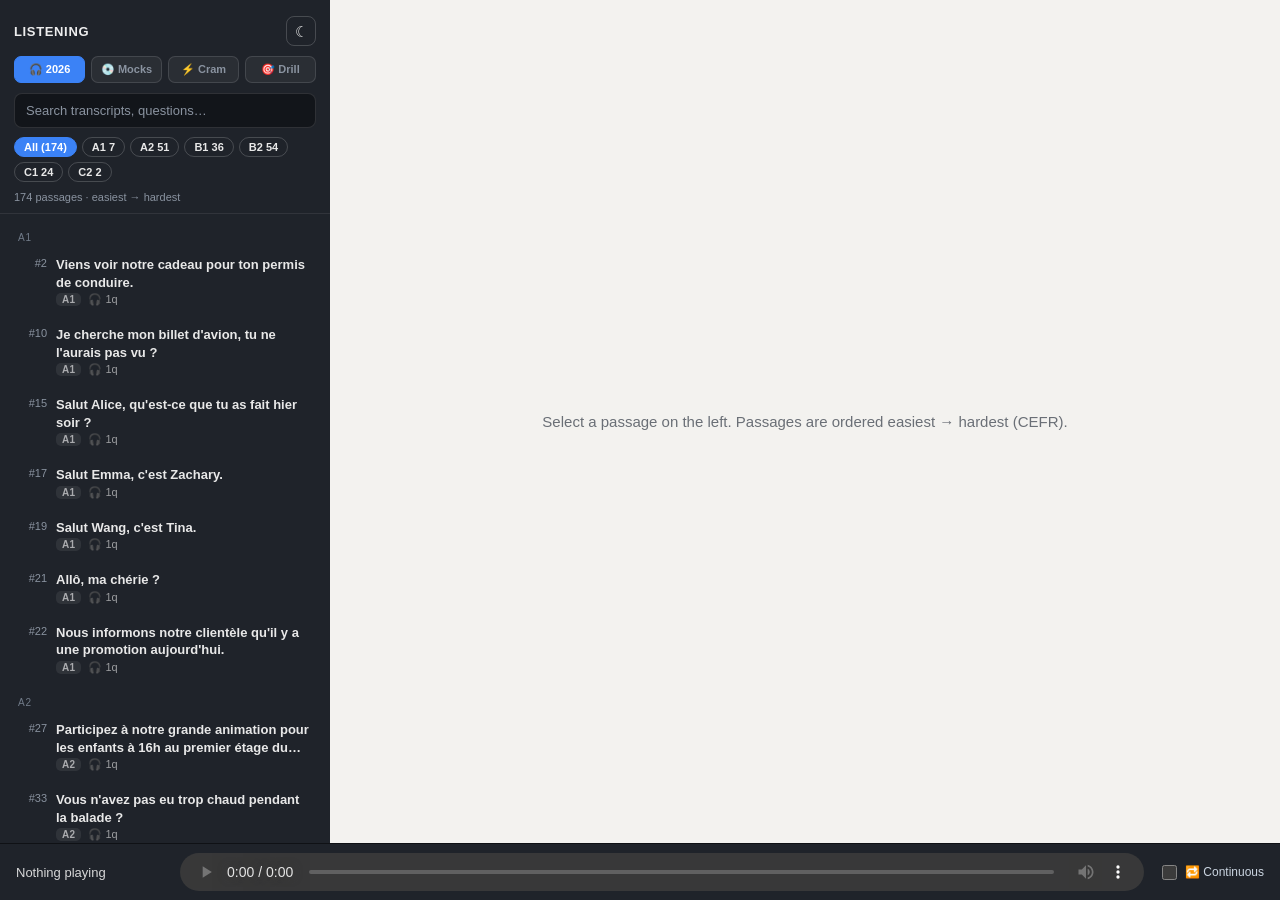
<file: index.html>
<!DOCTYPE html>
<html lang="en">
<head>
<meta charset="utf-8">
<meta name="viewport" content="width=device-width, initial-scale=1, viewport-fit=cover">
<title>Listening — ranked (FR / EN)</title>
<meta name="robots" content="noindex, nofollow">
<meta name="googlebot" content="noindex, nofollow">
<script>/* apply saved theme before paint */
  (function(){var t=localStorage.getItem('theme'); if(t) document.documentElement.setAttribute('data-theme', t);})();
</script>
<link rel="stylesheet" href="style.css?v=8">
<link rel="manifest" href="manifest.webmanifest">
<meta name="theme-color" content="#1f232a">
<link rel="apple-touch-icon" href="icons/icon-192.png">
<meta name="apple-mobile-web-app-capable" content="yes">
<meta name="mobile-web-app-capable" content="yes">
<meta name="apple-mobile-web-app-status-bar-style" content="black-translucent">
<meta name="apple-mobile-web-app-title" content="Listening">
</head>
<body>
<div id="app">
  <aside id="sidebar">
    <div class="side-head">
      <div class="side-top">
        <h1>Listening</h1>
        <button id="theme-toggle" class="theme-toggle" title="Toggle dark mode" aria-label="Toggle dark mode">☾</button>
      </div>
      <div class="modenav">
        <a class="modetab active" href="index.html">🎧 2026</a>
        <a class="modetab" href="exams.html">💿 Mocks</a>
        <a class="modetab" href="cram.html">⚡ Cram</a>
        <a class="modetab" href="drill.html">🎯 Drill</a>
      </div>
      <input id="search" type="search" placeholder="Search transcripts, questions…" autocomplete="off">
      <div id="filters" class="filters"></div>
      <div id="count" class="count"></div>
    </div>
    <nav id="list"></nav>
  </aside>
  <main id="reader">
    <div id="empty" class="empty">Select a passage on the left. Passages are ordered easiest → hardest (CEFR).</div>
    <article id="entry" hidden>
      <div class="entry-head">
        <button id="back" class="back-btn" type="button">‹ Passages</button>
        <div class="entry-titlebar">
          <h2 id="entry-title"></h2>
          <button id="drill-toggle" class="drill-toggle" type="button" title="Hide transcript & translations; answer from the audio, then reveal">🎯 Drill</button>
        </div>
        <div id="entry-meta" class="entry-meta"></div>
        <div id="entry-note" class="entry-note"></div>
        <div id="hl-bar" class="hl-bar">
          <span id="hl-count" class="hl-count">No highlights yet</span>
          <span class="hl-spacer"></span>
          <button id="hl-csv" class="hl-btn" title="Export highlighted words/phrases as CSV (study list)" disabled>⤓ CSV</button>
          <button id="hl-txt" class="hl-btn" title="Export as text" disabled>⤓ TXT</button>
          <button id="hl-backup" class="hl-btn" title="Download a lossless backup of ALL highlights (JSON)" disabled>⤓ Backup</button>
          <button id="hl-restore" class="hl-btn" title="Restore highlights from a backup (.json) or CSV export">⤒ Restore</button>
          <input id="hl-file" type="file" accept=".json,.csv,application/json,text/csv" hidden>
          <button id="hl-clear" class="hl-btn" title="Remove all highlights" disabled>Clear</button>
        </div>
      </div>
      <div class="seg-head"><div>Français <span class="hl-hint">· tap a word to highlight · tap again to remove · drag to select a phrase</span></div><div>English</div></div>
      <div id="segs"></div>
      <div id="questions"></div>
    </article>
  </main>
</div>
<footer id="bar">
  <div class="np"><span id="np-title">Nothing playing</span></div>
  <audio id="player" controls preload="none" playsinline></audio>
  <label class="cont" title="Auto-play passages back-to-back in difficulty order">
    <input type="checkbox" id="continuous"> 🔁 Continuous
  </label>
</footer>
<script>window.MODE = 'ranked';</script>
<script src="data.js?v=2"></script>
<script src="dupes.js?v=1"></script>
<script src="app.js?v=6"></script>
<script>
  if ('serviceWorker' in navigator) {
    window.addEventListener('load', function () {
      navigator.serviceWorker.register('sw.js').catch(function () {});
    });
  }
</script>
</body>
</html>
</file>
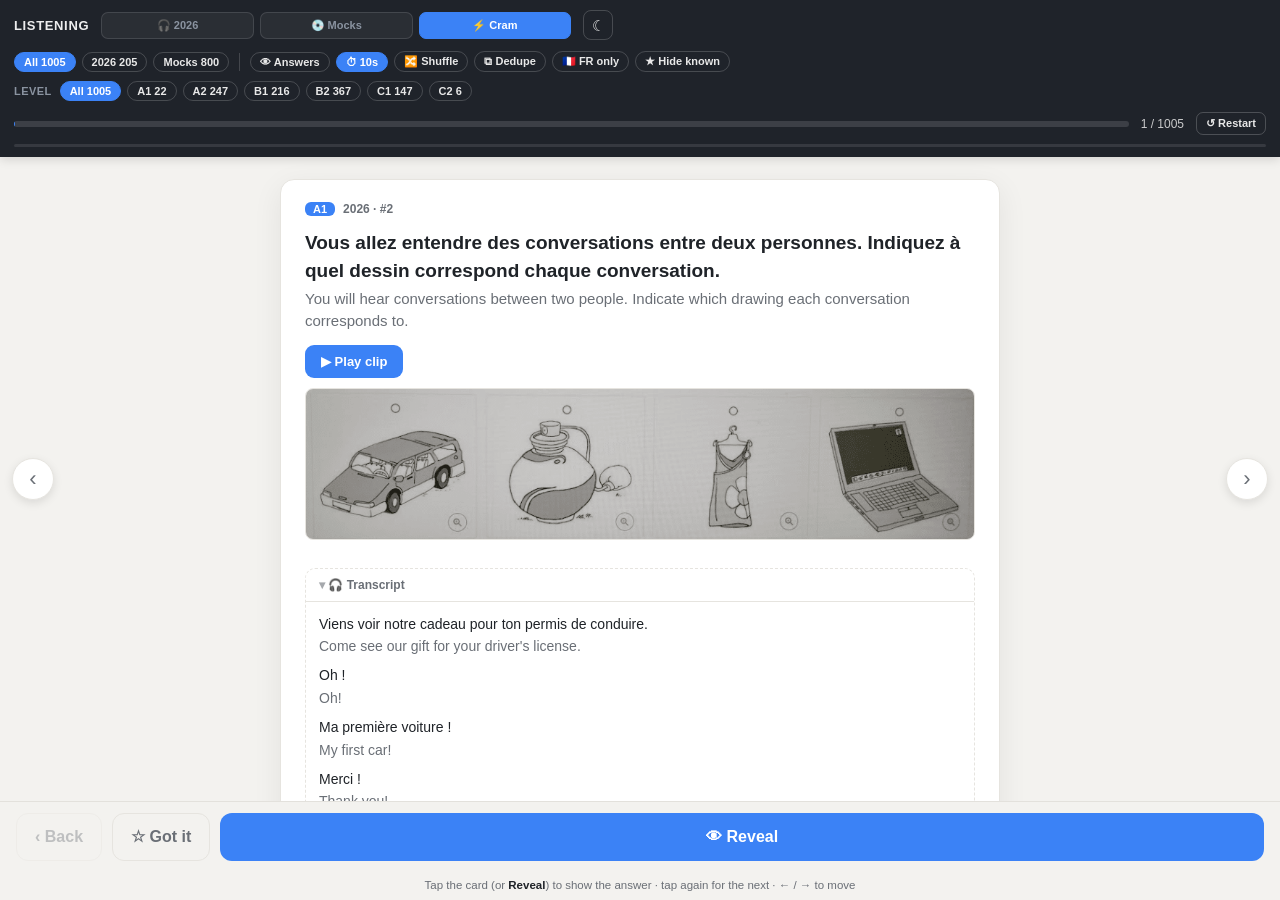
<file: cram.html>
<!DOCTYPE html>
<html lang="en">
<head>
<meta charset="utf-8">
<meta name="viewport" content="width=device-width, initial-scale=1, viewport-fit=cover">
<title>Listening — ⚡ Cram (recognition drill)</title>
<meta name="robots" content="noindex, nofollow">
<meta name="googlebot" content="noindex, nofollow">
<script>/* apply saved theme before paint */
  (function(){var t=localStorage.getItem('theme'); if(t) document.documentElement.setAttribute('data-theme', t);})();
</script>
<link rel="stylesheet" href="style.css?v=7">
<link rel="manifest" href="manifest.webmanifest">
<meta name="theme-color" content="#1f232a">
<link rel="apple-touch-icon" href="icons/icon-192.png">
<meta name="apple-mobile-web-app-capable" content="yes">
<meta name="mobile-web-app-capable" content="yes">
<meta name="apple-mobile-web-app-status-bar-style" content="black-translucent">
<meta name="apple-mobile-web-app-title" content="Cram">
</head>
<body class="cram-body">
<div id="cram">
  <header class="cram-bar">
    <div class="cram-bar-top">
      <h1>Listening</h1>
      <div class="modenav">
        <a class="modetab" href="index.html">🎧 2026</a>
        <a class="modetab" href="exams.html">💿 Mocks</a>
        <a class="modetab active" href="cram.html">⚡ Cram</a>
      </div>
      <button id="theme-toggle" class="theme-toggle" title="Toggle dark mode" aria-label="Toggle dark mode">☾</button>
    </div>
    <div class="cram-controls" id="controls">
      <div class="cram-scope" id="scope"></div>
      <span class="cram-sep"></span>
      <button class="chip toggle" id="t-reveal" title="Show the correct answer immediately (skip the reveal tap)">👁 Answers</button>
      <button class="chip toggle" id="t-timer" title="After 10s reveal the answer, then 10s later go to the next card">⏱ 10s</button>
      <button class="chip toggle" id="t-shuffle" title="Random order — reshuffles each pass">🔀 Shuffle</button>
      <button class="chip toggle" id="t-dedupe" title="Skip questions that repeat across the 2026 course and the mock exams (keep the 2026 copy)">⧉ Dedupe</button>
      <button class="chip toggle" id="t-fr" title="Hide the English translations">🇫🇷 FR only</button>
      <button class="chip toggle" id="t-hidknown" title="Skip cards you've marked ‘Got it’">★ Hide known</button>
    </div>
    <div class="cram-cefr" id="cefr"></div>
    <div class="cram-status">
      <div class="cram-progress"><div class="cram-progress-fill" id="progress-fill"></div></div>
      <div class="cram-stat" id="stat"></div>
      <button class="cram-reset" id="reset" title="Start this set from the beginning">↺ Restart</button>
    </div>
    <div class="cram-timerbar" id="timerbar"><div class="cram-timerbar-fill" id="timerfill"></div></div>
  </header>

  <main class="cram-stage" id="stage">
    <button class="cram-arrow prev" id="prev" title="Previous (←)" aria-label="Previous">‹</button>
    <div class="cram-card-wrap" id="card-wrap"><!-- card injected here --></div>
    <button class="cram-arrow next" id="next-arrow" title="Next (→)" aria-label="Next">›</button>
  </main>

  <footer class="cram-actions">
    <button class="cram-act back" id="back" title="Previous card (←)">‹ Back</button>
    <button class="cram-act star" id="star" title="Mark as known — hide it later with ‘★ Hide known’ (K)">★ Got it</button>
    <button class="cram-act primary" id="primary">Reveal</button>
  </footer>

  <div class="cram-hint" id="hint">Tap the card (or <b>Reveal</b>) to show the answer · tap again for the next · ← / → to move</div>
</div>

<script src="data.js?v=2"></script>
<script src="dupes.js?v=1"></script>
<script src="cram.js?v=5"></script>
<script>
  if ('serviceWorker' in navigator) {
    window.addEventListener('load', function () {
      navigator.serviceWorker.register('sw.js').catch(function () {});
    });
  }
</script>
</body>
</html>
</file>
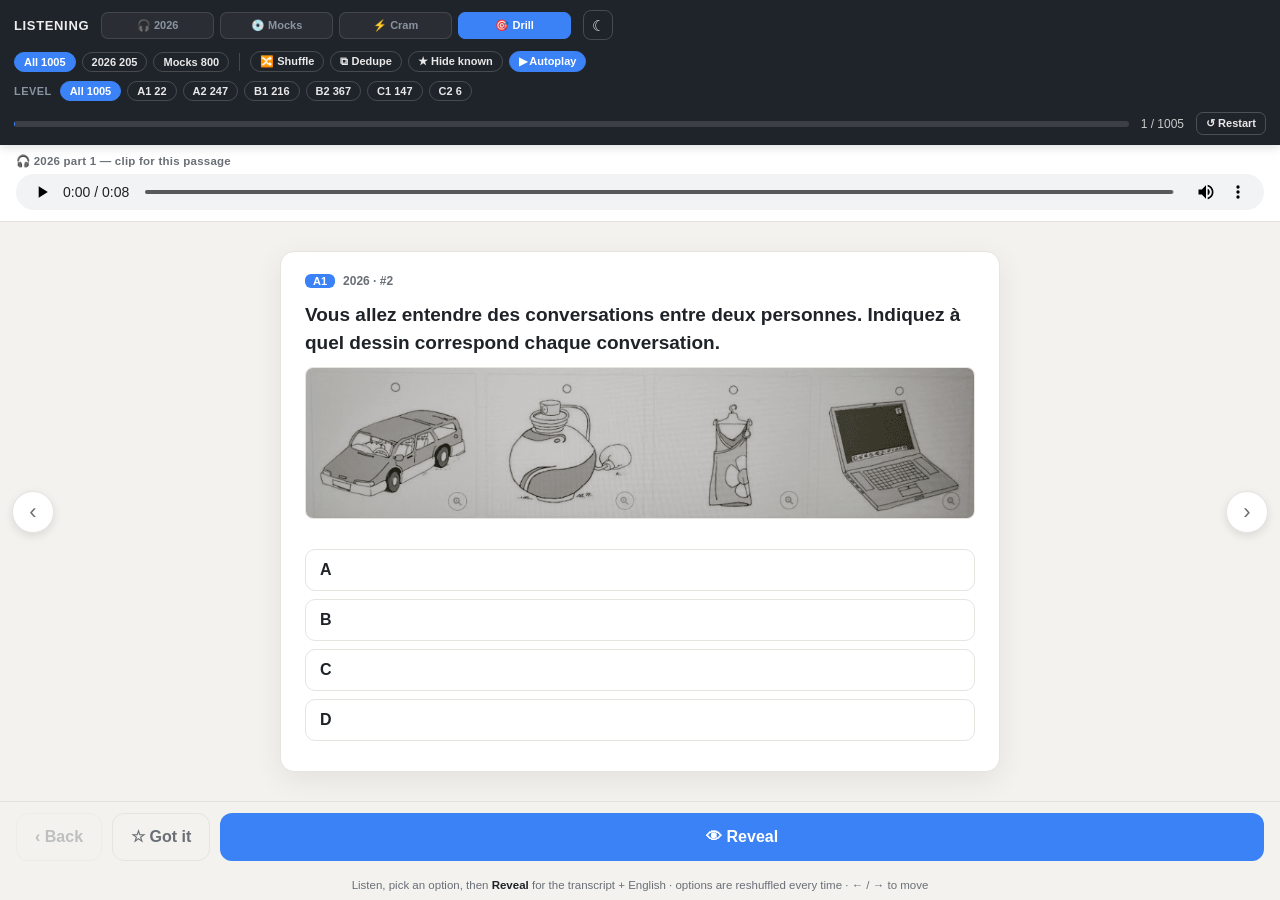
<file: drill.html>
<!DOCTYPE html>
<html lang="en">
<head>
<meta charset="utf-8">
<meta name="viewport" content="width=device-width, initial-scale=1, viewport-fit=cover">
<title>Listening — 🎯 Drill (audio → answer → reveal)</title>
<meta name="robots" content="noindex, nofollow">
<meta name="googlebot" content="noindex, nofollow">
<script>/* apply saved theme before paint */
  (function(){var t=localStorage.getItem('theme'); if(t) document.documentElement.setAttribute('data-theme', t);})();
</script>
<link rel="stylesheet" href="style.css?v=8">
<link rel="manifest" href="manifest.webmanifest">
<meta name="theme-color" content="#1f232a">
<link rel="apple-touch-icon" href="icons/icon-192.png">
<meta name="apple-mobile-web-app-capable" content="yes">
<meta name="mobile-web-app-capable" content="yes">
<meta name="apple-mobile-web-app-status-bar-style" content="black-translucent">
<meta name="apple-mobile-web-app-title" content="Drill">
</head>
<body class="cram-body">
<div id="cram">
  <header class="cram-bar">
    <div class="cram-bar-top">
      <h1>Listening</h1>
      <div class="modenav">
        <a class="modetab" href="index.html">🎧 2026</a>
        <a class="modetab" href="exams.html">💿 Mocks</a>
        <a class="modetab" href="cram.html">⚡ Cram</a>
        <a class="modetab active" href="drill.html">🎯 Drill</a>
      </div>
      <button id="theme-toggle" class="theme-toggle" title="Toggle dark mode" aria-label="Toggle dark mode">☾</button>
    </div>
    <div class="cram-controls" id="controls">
      <div class="cram-scope" id="scope"></div>
      <span class="cram-sep"></span>
      <button class="chip toggle" id="t-shuffle" title="Random card order — reshuffles each pass">🔀 Shuffle</button>
      <button class="chip toggle" id="t-dedupe" title="Skip questions that repeat across the 2026 course and the mock exams (keep the 2026 copy)">⧉ Dedupe</button>
      <button class="chip toggle" id="t-hidknown" title="Skip cards you've marked ‘Got it’">★ Hide known</button>
      <button class="chip toggle" id="t-autoplay" title="Start the recording automatically when a new one loads">▶ Autoplay</button>
    </div>
    <div class="cram-cefr" id="cefr"></div>
    <div class="cram-status">
      <div class="cram-progress"><div class="cram-progress-fill" id="progress-fill"></div></div>
      <div class="cram-stat" id="stat"></div>
      <button class="cram-reset" id="reset" title="Start this set from the beginning">↺ Restart</button>
    </div>
  </header>

  <div class="drill-audio">
    <div class="drill-audio-label" id="audio-label"></div>
    <audio id="player" controls preload="metadata" playsinline></audio>
  </div>

  <main class="cram-stage" id="stage">
    <button class="cram-arrow prev" id="prev" title="Previous (←)" aria-label="Previous">‹</button>
    <div class="cram-card-wrap" id="card-wrap"><!-- card injected here --></div>
    <button class="cram-arrow next" id="next-arrow" title="Next (→)" aria-label="Next">›</button>
  </main>

  <footer class="cram-actions">
    <button class="cram-act back" id="back" title="Previous card (←)">‹ Back</button>
    <button class="cram-act star" id="star" title="Mark as known — hide it later with ‘★ Hide known’ (K)">★ Got it</button>
    <button class="cram-act primary" id="primary">Reveal</button>
  </footer>

  <div class="cram-hint" id="hint">Listen, pick an option, then <b>Reveal</b> for the transcript + English · options are reshuffled every time · ← / → to move</div>
</div>

<script src="data.js?v=2"></script>
<script src="dupes.js?v=1"></script>
<script src="drill.js?v=1"></script>
<script>
  if ('serviceWorker' in navigator) {
    window.addEventListener('load', function () {
      navigator.serviceWorker.register('sw.js').catch(function () {});
    });
  }
</script>
</body>
</html>
</file>
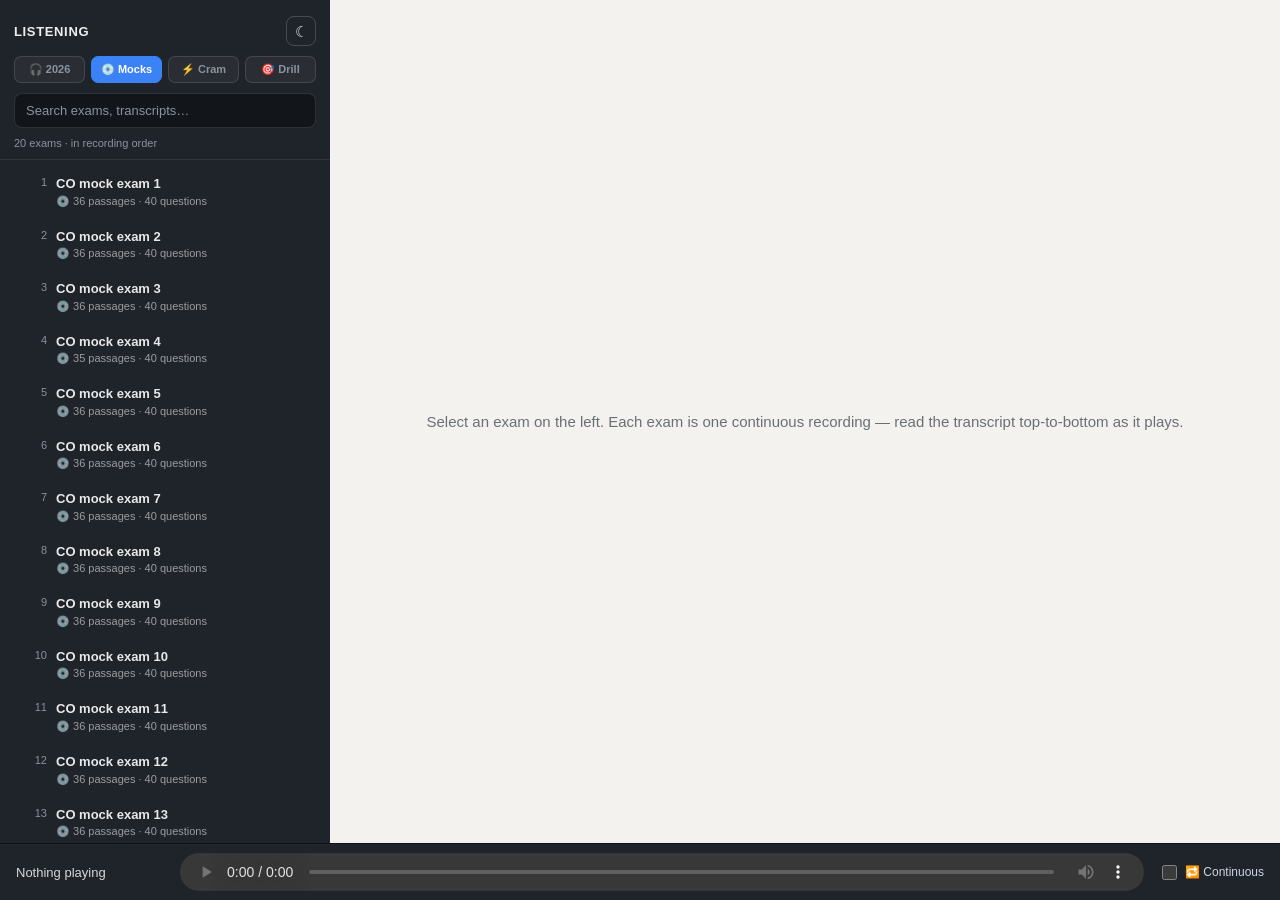
<file: exams.html>
<!DOCTYPE html>
<html lang="en">
<head>
<meta charset="utf-8">
<meta name="viewport" content="width=device-width, initial-scale=1, viewport-fit=cover">
<title>CO mock exams (FR / EN)</title>
<meta name="robots" content="noindex, nofollow">
<meta name="googlebot" content="noindex, nofollow">
<script>/* apply saved theme before paint */
  (function(){var t=localStorage.getItem('theme'); if(t) document.documentElement.setAttribute('data-theme', t);})();
</script>
<link rel="stylesheet" href="style.css?v=8">
<link rel="manifest" href="manifest.webmanifest">
<meta name="theme-color" content="#1f232a">
<link rel="apple-touch-icon" href="icons/icon-192.png">
<meta name="apple-mobile-web-app-capable" content="yes">
<meta name="mobile-web-app-capable" content="yes">
<meta name="apple-mobile-web-app-status-bar-style" content="black-translucent">
<meta name="apple-mobile-web-app-title" content="CO exams">
</head>
<body>
<div id="app">
  <aside id="sidebar">
    <div class="side-head">
      <div class="side-top">
        <h1>Listening</h1>
        <button id="theme-toggle" class="theme-toggle" title="Toggle dark mode" aria-label="Toggle dark mode">☾</button>
      </div>
      <div class="modenav">
        <a class="modetab" href="index.html">🎧 2026</a>
        <a class="modetab active" href="exams.html">💿 Mocks</a>
        <a class="modetab" href="cram.html">⚡ Cram</a>
        <a class="modetab" href="drill.html">🎯 Drill</a>
      </div>
      <input id="search" type="search" placeholder="Search exams, transcripts…" autocomplete="off">
      <div id="filters" class="filters"></div>
      <div id="count" class="count"></div>
    </div>
    <nav id="list"></nav>
  </aside>
  <main id="reader">
    <div id="empty" class="empty">Select an exam on the left. Each exam is one continuous recording — read the transcript top-to-bottom as it plays.</div>
    <article id="entry" hidden>
      <div class="entry-head">
        <button id="back" class="back-btn" type="button">‹ Exams</button>
        <div class="entry-titlebar">
          <h2 id="entry-title"></h2>
          <button id="drill-toggle" class="drill-toggle" type="button" title="Hide transcript & translations; answer from the audio, then reveal">🎯 Drill</button>
        </div>
        <div id="entry-meta" class="entry-meta"></div>
        <div id="entry-note" class="entry-note"></div>
        <div id="hl-bar" class="hl-bar">
          <span id="hl-count" class="hl-count">No highlights yet</span>
          <span class="hl-spacer"></span>
          <button id="hl-csv" class="hl-btn" title="Export highlighted words/phrases as CSV (study list)" disabled>⤓ CSV</button>
          <button id="hl-txt" class="hl-btn" title="Export as text" disabled>⤓ TXT</button>
          <button id="hl-backup" class="hl-btn" title="Download a lossless backup of ALL highlights (JSON)" disabled>⤓ Backup</button>
          <button id="hl-restore" class="hl-btn" title="Restore highlights from a backup (.json) or CSV export">⤒ Restore</button>
          <input id="hl-file" type="file" accept=".json,.csv,application/json,text/csv" hidden>
          <button id="hl-clear" class="hl-btn" title="Remove all highlights" disabled>Clear</button>
        </div>
      </div>
      <div class="seg-head"><div>Français <span class="hl-hint">· tap a word to highlight · tap again to remove · drag to select a phrase</span></div><div>English</div></div>
      <div id="segs"></div>
      <div id="questions"></div>
    </article>
  </main>
</div>
<footer id="bar">
  <div class="np"><span id="np-title">Nothing playing</span></div>
  <audio id="player" controls preload="none" playsinline></audio>
  <label class="cont" title="When an exam recording ends, auto-play the next exam">
    <input type="checkbox" id="continuous"> 🔁 Continuous
  </label>
</footer>
<script>window.MODE = 'exams';</script>
<script src="data.js?v=2"></script>
<script src="dupes.js?v=1"></script>
<script src="app.js?v=6"></script>
<script>
  if ('serviceWorker' in navigator) {
    window.addEventListener('load', function () {
      navigator.serviceWorker.register('sw.js').catch(function () {});
    });
  }
</script>
</body>
</html>
</file>
<file: style.css>
/* ---- theme tokens (from the binarybreeze reader, extended) ---- */
:root{
  --bg:#f3f2ef; --reader:#f3f2ef; --seghead:#eceae5; --segborder:#e7e5e0;
  --ink:#1f2328; --muted:#6a6f76; --headborder:#e3e1dc; --seghover:#faf9f6;
  --side:#1f232a; --sideink:#e8e8e8; --sidemuted:#8a93a0; --search:#12151a;
  --bar:#1f232a; --barink:#e8e8e8; --accent:#3b82f6; --grouplabel:#717b89;
  --card:#ffffff; --cardbd:#e6e4df; --correct-bg:#e7f8ee; --correct-bd:#54b888; --correct-fg:#178a55;
  --consigne-bg:#fffdf5; --consigne-bd:#e7dcae; --consigne-fg:#9a7b2e;
  color-scheme:light;
}
@media (prefers-color-scheme: dark){
  :root:not([data-theme]){
    --bg:#16181c; --reader:#16181c; --seghead:#1c2025; --segborder:#2a2e35;
    --ink:#e7e9ec; --muted:#9aa1aa; --headborder:#2a2e35; --seghover:#1c1f24;
    --side:#0f1113; --sideink:#e8e8e8; --sidemuted:#8a93a0; --search:#0a0c0e;
    --bar:#0f1113; --barink:#e8e8e8; --accent:#3b82f6; --grouplabel:#6b7480;
    --card:#1b1e23; --cardbd:#2a2e35; --correct-bg:#16321f; --correct-bd:#2f6b45; --correct-fg:#6fd99a;
    --consigne-bg:#26210f; --consigne-bd:#4a3f17; --consigne-fg:#e0c46a;
    color-scheme:dark;
  }
}
:root[data-theme="dark"]{
  --bg:#16181c; --reader:#16181c; --seghead:#1c2025; --segborder:#2a2e35;
  --ink:#e7e9ec; --muted:#9aa1aa; --headborder:#2a2e35; --seghover:#1c1f24;
  --side:#0f1113; --sideink:#e8e8e8; --sidemuted:#8a93a0; --search:#0a0c0e;
  --bar:#0f1113; --barink:#e8e8e8; --accent:#3b82f6; --grouplabel:#6b7480;
  --card:#1b1e23; --cardbd:#2a2e35; --correct-bg:#16321f; --correct-bd:#2f6b45; --correct-fg:#6fd99a;
  --consigne-bg:#26210f; --consigne-bd:#4a3f17; --consigne-fg:#e0c46a;
  color-scheme:dark;
}

*{box-sizing:border-box}
html,body{margin:0;height:100%}
body{font-family:-apple-system,BlinkMacSystemFont,"Segoe UI",Roboto,Helvetica,Arial,sans-serif;
  color:var(--ink);background:var(--bg);display:flex;flex-direction:column;height:100vh}
[hidden]{display:none !important}
#app{flex:1;display:flex;overflow:hidden;min-height:0}

/* sidebar */
#sidebar{width:330px;flex:0 0 330px;background:var(--side);color:var(--sideink);display:flex;flex-direction:column}
.side-head{padding:16px 14px 10px;border-bottom:1px solid rgba(255,255,255,.08)}
.side-top{display:flex;align-items:center;justify-content:space-between;gap:8px;margin-bottom:10px}
.side-head h1{font-size:13px;letter-spacing:.05em;text-transform:uppercase;margin:0;color:#fff;opacity:.92}
.theme-toggle{background:transparent;border:1px solid rgba(255,255,255,.18);color:var(--sideink);
  width:30px;height:30px;border-radius:8px;cursor:pointer;font-size:15px;line-height:1;
  display:flex;align-items:center;justify-content:center;padding:0;flex:0 0 auto}
.theme-toggle:hover{background:rgba(255,255,255,.08)}
.modenav{display:flex;gap:6px;margin-bottom:10px}
.modetab{flex:1;text-align:center;font-size:11px;font-weight:600;text-decoration:none;color:var(--sidemuted);
  background:rgba(255,255,255,.05);border:1px solid rgba(255,255,255,.12);border-radius:7px;padding:6px 4px;
  white-space:nowrap;overflow:hidden;text-overflow:ellipsis}
.modetab.active{background:var(--accent);border-color:var(--accent);color:#fff}
.modetab:hover:not(.active){background:rgba(255,255,255,.1)}
#search{width:100%;padding:9px 11px;border-radius:8px;border:1px solid rgba(255,255,255,.12);background:var(--search);color:#fff;font-size:13px;outline:none}
#search::placeholder{color:var(--sidemuted)}
.filters{display:flex;flex-wrap:wrap;gap:5px;margin-top:9px}
.chip{font-size:11px;font-weight:600;padding:3px 9px;border-radius:20px;cursor:pointer;border:1px solid rgba(255,255,255,.18);
  color:var(--sideink);background:transparent;user-select:none}
.chip.on{background:var(--accent);border-color:var(--accent);color:#fff}
.count{font-size:11px;color:var(--sidemuted);margin-top:9px}
#list{overflow-y:auto;flex:1;padding:6px}
.group-label{font-size:10px;text-transform:uppercase;letter-spacing:.08em;color:var(--grouplabel);padding:12px 12px 4px;display:flex;justify-content:space-between}
.item{padding:9px 11px;border-radius:8px;cursor:pointer;margin-bottom:2px;display:flex;gap:9px;align-items:flex-start}
.item:hover{background:rgba(255,255,255,.06)}
.item.active{background:var(--accent);color:#fff}
.item.playing .t::before{content:"♪ ";color:#7dd3fc}
.item.active.playing .t::before{color:#fff}
.item .rank{font-size:11px;color:var(--sidemuted);min-width:30px;text-align:right;padding-top:1px;font-variant-numeric:tabular-nums}
.item.active .rank{color:rgba(255,255,255,.85)}
.item .meta{min-width:0;flex:1}
.item .t{font-size:13px;font-weight:600;line-height:1.35;display:-webkit-box;-webkit-line-clamp:2;-webkit-box-orient:vertical;overflow:hidden}
.item .d{font-size:11px;opacity:.62;margin-top:2px;display:flex;gap:7px;align-items:center}
.badge{font-size:10px;font-weight:700;padding:1px 6px;border-radius:5px;background:rgba(255,255,255,.12);color:#fff;letter-spacing:.03em}
.item.active .badge{background:rgba(255,255,255,.22)}

/* reader */
#reader{flex:1;overflow-y:auto;background:var(--reader)}
.empty{height:100%;display:flex;align-items:center;justify-content:center;color:var(--muted);font-size:15px;padding:0 24px;text-align:center}
.entry-head{padding:20px 28px 12px;border-bottom:1px solid var(--headborder);background:var(--reader)}
.entry-titlebar{display:flex;align-items:baseline;gap:12px;flex-wrap:wrap}
.entry-head h2{margin:0;font-size:20px;color:var(--ink);line-height:1.3}
.entry-meta{font-size:12px;color:var(--muted);margin-top:7px;display:flex;flex-wrap:wrap;gap:6px 12px;align-items:center}
.entry-meta .b{display:inline-flex;align-items:center;gap:5px}
.cefr-pill{font-weight:700;color:#fff;background:var(--accent);border-radius:6px;padding:1px 8px;font-size:12px}
.entry-note{font-size:12px;color:var(--muted);margin-top:8px;font-style:italic}
.back-btn{display:none;background:transparent;border:0;color:var(--accent);font-size:14px;font-weight:600;padding:0 0 10px;cursor:pointer}

.seg-head{display:grid;grid-template-columns:1fr 1fr;gap:24px;padding:8px 28px;position:sticky;top:0;
  background:var(--seghead);font-size:11px;text-transform:uppercase;letter-spacing:.08em;color:var(--muted);
  border-bottom:1px solid var(--segborder);z-index:2}
#segs{padding:0 28px}
.seg{display:grid;grid-template-columns:1fr 1fr;gap:24px;padding:14px 0;border-bottom:1px solid var(--segborder)}
.seg:hover{background:var(--seghover)}
.seg-fr,.seg-en{font-size:16px;line-height:1.7}
.seg-fr{font-weight:450;color:var(--ink)}
.seg-en{color:var(--muted)}

/* drag-to-highlight (French only) */
[data-hlkey]{cursor:text}
[data-hlkey]::selection{background:rgba(59,130,246,.32)}
[data-hlkey] ::selection{background:rgba(59,130,246,.32)}
mark.hl{background:#fde68a;color:#1f2328;border-radius:3px;padding:0 1px;
  box-shadow:inset 0 -2px 0 #f59e0b;cursor:pointer}
mark.hl:hover{background:#fca5a5;box-shadow:inset 0 -2px 0 #ef4444}
.hl-hint{font-size:10px;font-weight:400;text-transform:none;letter-spacing:0;color:var(--muted);opacity:.8}
.hl-bar{display:flex;flex-wrap:wrap;align-items:center;gap:8px;margin-top:10px}
.hl-count{font-size:12px;color:var(--muted);font-variant-numeric:tabular-nums}
.hl-spacer{flex:1}
.hl-btn{font-size:11px;font-weight:600;color:var(--ink);background:transparent;
  border:1px solid var(--cardbd);border-radius:6px;padding:3px 8px;cursor:pointer}
.hl-btn:hover:not(:disabled){border-color:var(--accent);color:var(--accent)}
.hl-btn:disabled{opacity:.4;cursor:default}
/* on touch devices: tap a word to highlight — suppress the native selection/callout */
@media (pointer:coarse){
  [data-hlkey]{-webkit-user-select:none;user-select:none;-webkit-touch-callout:none;cursor:pointer}
}

/* exam-mode passage divider */
.pass-sub{display:flex;align-items:center;gap:10px;margin:24px 0 2px;padding-top:14px;border-top:2px solid var(--segborder)}
.pass-sub:first-child{border-top:0;padding-top:0;margin-top:4px}
.pass-q{font-size:11px;font-weight:700;color:var(--accent);text-transform:uppercase;letter-spacing:.04em;flex:none}
.pass-cefr{font-size:10px;font-weight:700;color:#fff;background:var(--grouplabel);border-radius:5px;padding:1px 6px;flex:none}
.pass-snip{font-size:11px;color:var(--muted);font-style:italic;overflow:hidden;text-overflow:ellipsis;white-space:nowrap;flex:1;min-width:0}

/* questions */
#questions{padding:18px 28px 36px}
.q-section-label{font-size:11px;text-transform:uppercase;letter-spacing:.08em;color:var(--muted);margin:6px 0 10px;font-weight:700}
.qcard{background:var(--card);border:1px solid var(--cardbd);border-radius:10px;padding:14px 16px;margin:12px 0}
.qcard .qref{font-size:11px;color:var(--muted);float:right}
.dupe-badge{display:inline-flex;align-items:center;gap:4px;font-size:11px;font-weight:700;
  color:#7c3aed;background:rgba(124,58,237,.12);border:1px solid rgba(124,58,237,.38);
  border-radius:6px;padding:2px 9px;text-decoration:none;margin:0 0 9px;cursor:pointer}
.dupe-badge:hover{background:rgba(124,58,237,.22);border-color:rgba(124,58,237,.6)}
:root[data-theme="dark"] .dupe-badge{color:#c4b5fd;background:rgba(167,139,250,.16);border-color:rgba(167,139,250,.4)}
@media (prefers-color-scheme: dark){:root:not([data-theme]) .dupe-badge{color:#c4b5fd;background:rgba(167,139,250,.16);border-color:rgba(167,139,250,.4)}}
.q-instr{display:grid;grid-template-columns:1fr 1fr;gap:24px;font-size:15px;font-weight:600;line-height:1.5}
.q-instr .en{color:var(--muted);font-weight:500}
.consigne{display:grid;grid-template-columns:1fr 1fr;gap:24px;background:var(--consigne-bg);border:1px solid var(--consigne-bd);
  border-radius:7px;padding:7px 11px;margin:9px 0;font-size:13px}
.consigne .lbl{grid-column:1/-1;font-size:10px;text-transform:uppercase;letter-spacing:.05em;color:var(--consigne-fg);font-weight:700}
.consigne .en{color:var(--muted)}
.qimg{max-width:100%;height:auto;border:1px solid var(--cardbd);border-radius:6px;margin:8px 0}
ul.opts{list-style:none;padding:0;margin:10px 0 0}
ul.opts li{display:grid;grid-template-columns:1fr 1fr;gap:24px;padding:8px 11px;border:1px solid var(--cardbd);border-radius:7px;margin:5px 0;font-size:14px}
ul.opts li .en{color:var(--muted)}
ul.opts li.correct{background:var(--correct-bg);border-color:var(--correct-bd)}
ul.opts li.correct .fr{font-weight:600;color:var(--correct-fg)}
ul.opts li.correct .fr::after{content:" ✓";color:var(--correct-fg)}

/* bottom player bar */
#bar{flex:0 0 auto;display:flex;align-items:center;gap:14px;padding:9px 16px;background:var(--bar);
  color:var(--barink);border-top:1px solid rgba(0,0,0,.5);color-scheme:dark;flex-wrap:wrap}
#bar .np{min-width:150px;max-width:240px;font-size:13px;white-space:nowrap;overflow:hidden;text-overflow:ellipsis;opacity:.92}
#bar audio{flex:1;height:38px;min-width:120px}
.cont{display:flex;align-items:center;gap:5px;font-size:12px;white-space:nowrap;cursor:pointer;user-select:none;color:#cbd5e1}
.cont input{accent-color:var(--accent);width:15px;height:15px}

@media(max-width:900px){
  .seg-head,.seg,.q-instr,.consigne,ul.opts li{grid-template-columns:1fr;gap:5px}
  .seg-en,.q-instr .en,ul.opts li .en{padding-top:5px;border-top:1px dashed var(--segborder);color:var(--muted)}
  ul.opts li .en{border-top:0;padding-top:2px}
  #sidebar{width:44%;min-width:160px;flex-basis:44%}
  .entry-head,.seg-head,#segs,#questions{padding-left:16px;padding-right:16px}
}
@media(max-width:680px){
  #app{display:block}
  #sidebar{width:100%;flex:none;height:100%}
  #reader{display:none}
  body.detail #sidebar{display:none}
  body.detail #reader{display:block;height:100%}
  .back-btn{display:inline-block}
  .entry-head{position:sticky;top:0;z-index:3}
  .seg-head{display:none}
  /* audio scrubber needs a full row so it isn't squeezed out next to the labels */
  #bar{flex-wrap:wrap;gap:8px 12px}
  #bar .np{order:1;flex:1 1 auto;max-width:none}
  .cont{order:2}
  #bar audio{order:3;flex-basis:100%;width:100%;min-width:0}
}

/* ====================== drill mode ====================== */
:root{--wrong-bg:#fdeaea;--wrong-bd:#e7a3a3;--wrong-fg:#c0392b}
:root[data-theme="dark"]{--wrong-bg:#3a1d1d;--wrong-bd:#7a3b3b;--wrong-fg:#f0a0a0}
@media (prefers-color-scheme: dark){:root:not([data-theme]){--wrong-bg:#3a1d1d;--wrong-bd:#7a3b3b;--wrong-fg:#f0a0a0}}

.drill-toggle{margin-left:auto;flex:0 0 auto;background:transparent;border:1px solid var(--cardbd);
  color:var(--ink);font-size:12px;font-weight:600;border-radius:7px;padding:4px 11px;cursor:pointer;white-space:nowrap}
.drill-toggle:hover{border-color:var(--accent);color:var(--accent)}
.drill-toggle.on{background:var(--accent);border-color:var(--accent);color:#fff}
.drill-bar{display:none;margin:10px 0 4px}
.drill-reveal{background:transparent;border:1px dashed var(--cardbd);color:var(--muted);
  font-size:12px;font-weight:600;border-radius:7px;padding:5px 12px;cursor:pointer}
.drill-reveal:hover{border-color:var(--accent);color:var(--accent)}

/* hide content while drilling, until answered/revealed */
body.drill .seg-head{display:none}
body.drill .passage:not(.revealed) .drill-bar{display:flex}
body.drill .passage:not(.revealed) .seg{display:none}
body.drill .passage:not(.revealed) .pass-snip{display:none}
body.drill .qcard:not(.answered) .q-instr,
body.drill .qcard:not(.answered) .consigne,
body.drill .qcard:not(.answered) ul.opts li{grid-template-columns:1fr}
body.drill .qcard:not(.answered) .q-instr .en,
body.drill .qcard:not(.answered) .consigne .en,
body.drill .qcard:not(.answered) ul.opts li .en{display:none}
/* neutralize the correct-answer styling until the question is answered */
body.drill .qcard:not(.answered) ul.opts li.correct{background:var(--card);border-color:var(--cardbd)}
body.drill .qcard:not(.answered) ul.opts li.correct .fr{font-weight:450;color:var(--ink)}
body.drill .qcard:not(.answered) ul.opts li.correct .fr::after{content:""}
/* clickable options while unanswered */
body.drill .qcard:not(.answered) ul.opts li{cursor:pointer;transition:border-color .12s,background .12s}
body.drill .qcard:not(.answered) ul.opts li:hover{border-color:var(--accent);background:var(--seghover)}
/* after answering: outline the user's pick, mark a wrong pick red */
body.drill .qcard.answered ul.opts li{cursor:default}
body.drill .qcard.answered ul.opts li.chosen{outline:2px solid var(--accent);outline-offset:-2px}
body.drill .qcard.answered ul.opts li.wrong{background:var(--wrong-bg);border-color:var(--wrong-bd)}
body.drill .qcard.answered ul.opts li.wrong .fr{color:var(--wrong-fg)}
body.drill .qcard.answered ul.opts li.wrong .fr::after{content:" ✗";color:var(--wrong-fg)}

/* ====================== ⚡ Cram mode (cram.html) ====================== */
.cram-body{display:flex;flex-direction:column;height:100vh;overflow:hidden}
#cram{display:flex;flex-direction:column;height:100%;min-height:0}

/* dark top bar (reuses .modenav/.modetab/.chip from the sidebar) */
.cram-bar{background:var(--side);color:var(--sideink);padding:10px 14px;flex:0 0 auto;box-shadow:0 2px 10px rgba(0,0,0,.14);z-index:3}
.cram-bar-top{display:flex;align-items:center;gap:12px}
.cram-bar-top h1{font-size:13px;letter-spacing:.05em;text-transform:uppercase;margin:0;color:#fff;opacity:.92;flex:0 0 auto}
.cram-bar-top .modenav{flex:1;max-width:470px;margin:0}
.cram-controls{display:flex;flex-wrap:wrap;gap:6px;align-items:center;margin-top:11px}
.cram-controls .chip{white-space:nowrap}
.cram-sep{width:1px;height:18px;background:rgba(255,255,255,.16);margin:0 4px}
.cram-scope{display:flex;gap:6px}
.cram-cefr{display:flex;flex-wrap:wrap;gap:6px;align-items:center;margin-top:9px}
.cram-row-lbl{font-size:11px;font-weight:700;text-transform:uppercase;letter-spacing:.04em;color:var(--sidemuted);margin-right:2px}
.cram-status{display:flex;align-items:center;gap:12px;margin-top:11px}
.cram-progress{flex:1;height:6px;border-radius:4px;background:rgba(255,255,255,.13);overflow:hidden}
.cram-progress-fill{height:100%;background:var(--accent);width:0;transition:width .22s ease}
.cram-stat{font-size:12px;color:var(--sideink);opacity:.85;font-variant-numeric:tabular-nums;white-space:nowrap}
.cram-reset{background:transparent;border:1px solid rgba(255,255,255,.2);color:var(--sideink);font-size:11px;font-weight:600;border-radius:7px;padding:4px 9px;cursor:pointer;white-space:nowrap;flex:0 0 auto}
.cram-reset:hover{background:rgba(255,255,255,.1)}
.cram-timerbar{height:3px;margin-top:9px;background:rgba(255,255,255,.1);border-radius:2px;overflow:hidden}
.cram-timerbar-fill{height:100%;width:100%;background:var(--accent);border-radius:2px}
.cram-timerbar.phase2 .cram-timerbar-fill{background:var(--correct-fg)}

/* stage + card */
.cram-stage{flex:1;min-height:0;position:relative;overflow-y:auto;background:var(--reader);
  display:flex;justify-content:center;align-items:flex-start;padding:22px 16px}
.cram-card-wrap{width:100%;max-width:720px;margin:auto 0;display:flex;flex-direction:column}
.cram-card{background:var(--card);border:1px solid var(--cardbd);border-radius:14px;padding:22px 24px;
  box-shadow:0 8px 30px rgba(0,0,0,.07);cursor:pointer}
.cr-meta{display:flex;flex-wrap:wrap;gap:8px;align-items:center;font-size:12px;color:var(--muted);margin-bottom:13px}
.cr-cefr{font-weight:700;color:#fff;background:var(--accent);border-radius:6px;padding:1px 8px;font-size:11px}
.cr-src{font-weight:600}
.cr-dupe{color:#7c3aed;background:rgba(124,58,237,.12);border:1px solid rgba(124,58,237,.34);border-radius:6px;padding:1px 7px;font-weight:700;font-size:11px}
:root[data-theme="dark"] .cr-dupe{color:#c4b5fd;background:rgba(167,139,250,.16);border-color:rgba(167,139,250,.4)}
@media (prefers-color-scheme: dark){:root:not([data-theme]) .cr-dupe{color:#c4b5fd;background:rgba(167,139,250,.16);border-color:rgba(167,139,250,.4)}}
.cr-known{color:var(--correct-fg);font-weight:700;font-size:11px}
.cr-stem{font-size:19px;font-weight:650;line-height:1.45;color:var(--ink)}
.cr-fr{color:var(--ink)}
.cr-en{color:var(--muted)}
.cr-stem .cr-en{font-size:15px;font-weight:500;margin-top:4px}
.cr-img{max-width:100%;height:auto;border:1px solid var(--cardbd);border-radius:8px;margin:10px 0}

/* consigne (listening secondary prompt) */
.cr-consigne{background:var(--consigne-bg);border:1px solid var(--consigne-bd);border-radius:8px;padding:8px 12px;margin-top:12px;font-size:14px}
.cr-consigne-lbl{display:block;font-size:10px;text-transform:uppercase;letter-spacing:.05em;color:var(--consigne-fg);font-weight:700;margin-bottom:3px}

/* audio clip button (listening 2026 per-passage clips) */
.cr-audiobar{margin-top:13px}
.cr-audiobtn{background:var(--accent);color:#fff;border:0;border-radius:9px;font-size:13px;font-weight:700;padding:9px 16px;cursor:pointer}
.cr-audiobtn:hover{filter:brightness(1.06)}

/* options */
.cr-opts{list-style:none;padding:0;margin:16px 0 0}
.cr-opt{border:1px solid var(--cardbd);border-radius:10px;padding:11px 14px;margin:8px 0;font-size:15px;
  cursor:pointer;transition:border-color .12s,background .12s}
.cr-opt .cr-en{font-size:13px;margin-top:2px}
.cr-opt-letter{font-weight:700;font-size:16px}
.cram-card:not(.revealed) .cr-opt:hover{border-color:var(--accent);background:var(--seghover)}
.cram-card.revealed .cr-opt{cursor:default}
.cr-opt.correct{background:var(--correct-bg);border-color:var(--correct-bd)}
.cr-opt.correct .cr-opt-fr{font-weight:700;color:var(--correct-fg)}
.cr-opt.correct .cr-opt-fr::after{content:" ✓";color:var(--correct-fg)}
.cr-opt.wrong{background:var(--wrong-bg);border-color:var(--wrong-bd)}
.cr-opt.wrong .cr-opt-fr{color:var(--wrong-fg)}
.cr-opt.wrong .cr-opt-fr::after{content:" ✗";color:var(--wrong-fg)}

/* collapsible peeks (transcript) */
.cr-peek{margin-top:14px;border:1px dashed var(--cardbd);border-radius:10px;overflow:hidden}
.cr-peek summary{cursor:pointer;font-size:12px;font-weight:700;color:var(--muted);padding:9px 13px;
  list-style:none;user-select:none}
.cr-peek summary::-webkit-details-marker{display:none}
.cr-peek summary::before{content:"▸ ";opacity:.6}
.cr-peek[open] summary::before{content:"▾ "}
.cr-peek[open] summary{border-bottom:1px solid var(--cardbd)}
.cr-peek-body{padding:11px 13px;font-size:14px;line-height:1.6}
.cr-peek-body .cr-fr{margin-top:7px}
.cr-peek-body .cr-fr:first-child{margin-top:0}
.cr-peek-body .cr-en{margin-bottom:2px}

/* side arrows (desktop) */
.cram-arrow{position:absolute;top:50%;transform:translateY(-50%);z-index:5;width:42px;height:42px;border-radius:50%;
  border:1px solid var(--cardbd);background:var(--card);color:var(--muted);font-size:22px;line-height:1;cursor:pointer;
  display:flex;align-items:center;justify-content:center;box-shadow:0 3px 10px rgba(0,0,0,.1)}
.cram-arrow:hover{border-color:var(--accent);color:var(--accent)}
.cram-arrow.prev{left:12px}
.cram-arrow.next{right:12px}

/* bottom action bar */
.cram-actions{flex:0 0 auto;display:flex;gap:10px;padding:11px 16px;background:var(--reader);border-top:1px solid var(--headborder)}
.cram-act{border:0;border-radius:12px;font-size:16px;font-weight:700;cursor:pointer;padding:15px 18px;line-height:1}
.cram-act.primary{flex:1;background:var(--accent);color:#fff}
.cram-act.primary:hover{filter:brightness(1.06)}
.cram-act.primary:active{transform:translateY(1px)}
.cram-act.star,.cram-act.back{flex:0 0 auto;background:transparent;border:1px solid var(--cardbd);color:var(--muted)}
.cram-act.back:hover:not(:disabled){border-color:var(--accent);color:var(--accent)}
.cram-act:disabled{opacity:.38;cursor:default}
.cram-act.star.on{color:var(--correct-fg);border-color:var(--correct-bd);background:var(--correct-bg)}
.cram-hint{flex:0 0 auto;text-align:center;font-size:11.5px;color:var(--muted);padding:7px 16px calc(9px + env(safe-area-inset-bottom));background:var(--reader)}
.cram-hint b{color:var(--ink)}

/* empty / done */
.cram-empty{margin:auto;text-align:center;color:var(--muted);max-width:440px;padding:36px 20px;font-size:15px;line-height:1.6;cursor:default}
.cram-empty-big{font-size:46px;margin-bottom:10px}
.cram-empty-row{margin-top:18px;display:flex;gap:10px;justify-content:center}
.cram-empty .cram-act{padding:12px 20px}

@media(max-width:680px){
  .cram-arrow{display:none}
  .cram-bar-top h1{display:none}
  .cram-bar-top .modenav{max-width:none}
  .cram-stage{padding:14px 10px}
  .cram-card{padding:17px 16px;border-radius:12px}
  .cr-stem{font-size:18px}
  .cram-act{padding:16px 16px}
}

/* ====================== 🎯 Drill mode (drill.html) ====================== */
/* Full recording with a native scrubber, parked between the header and the card so it
   survives card changes (stepping through one mock exam keeps its playback position). */
.drill-audio{flex:0 0 auto;background:var(--card);border-bottom:1px solid var(--headborder);
  padding:9px 16px 11px;display:flex;flex-direction:column;gap:6px;z-index:2}
.drill-audio-label{font-size:11.5px;font-weight:700;color:var(--muted);letter-spacing:.02em}
.drill-audio audio{width:100%;height:36px;display:block}

/* nothing English — and no transcript — until the card is revealed */
.drill-card:not(.revealed) .cr-en{display:none}
.drill-card .drill-only-reveal{display:none}
.drill-card.revealed .drill-only-reveal{display:block}
.drill-peek-head{font-size:12px;font-weight:700;color:var(--muted);padding:9px 13px;border-bottom:1px solid var(--cardbd)}

@media(max-width:680px){
  .drill-audio{padding:8px 10px 10px}
}
</file>
